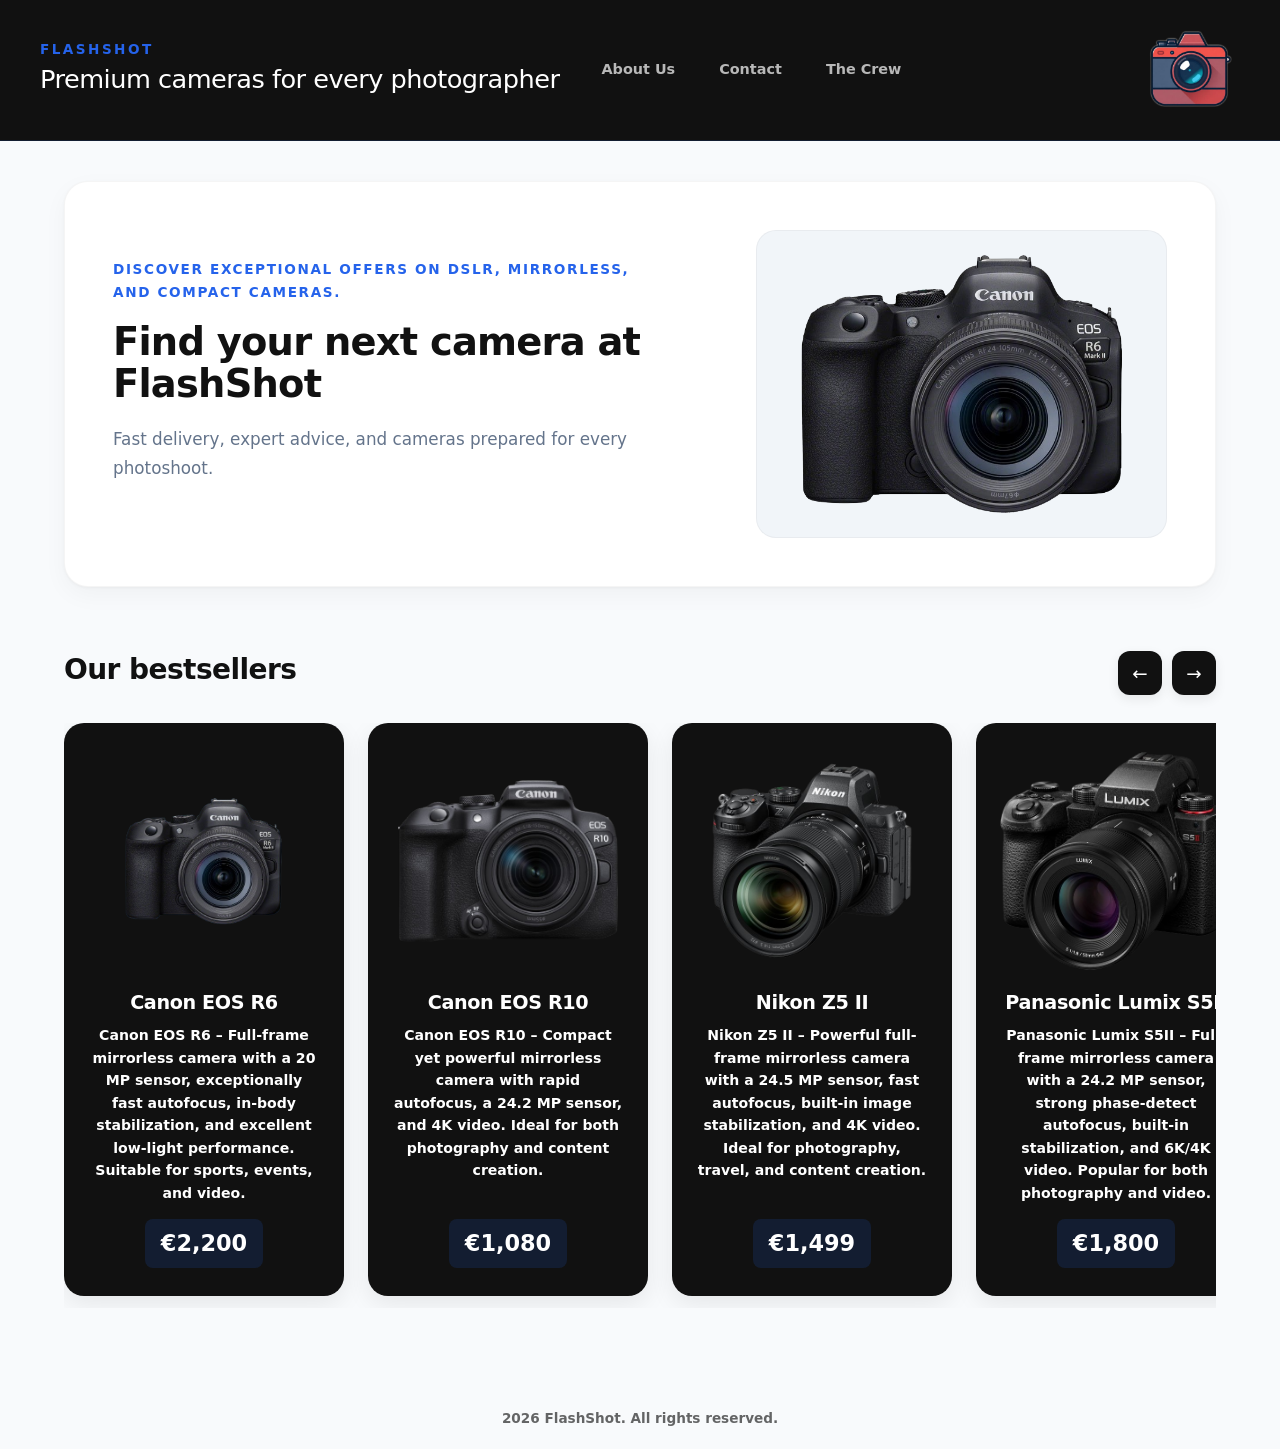
<file: index.html>
<!DOCTYPE html>
<html lang="nl">
<head>
    <style>
        @keyframes move {
            0% {transform: translateY(20px);}
            50% {transform: translateY(0px);}
            100% {transform: translateY(20px);}
        }
        @keyframes change {
            0% {background-image: url(Img/cam.png);}
            20% {background-image: url(Img/Cam1.png);}
            40% {background-image: url(Img/Cam2.png);}
            60% {background-image: url(Img/Camera.png);}
            80% {background-image: url(Img/shopping.png);}
        }
        @keyframes movE {
            0% {transform: translateY(5px);}
            50% {transform: translateY(0px);}
            100% {transform: translateY(5px);}
        }
    </style>
    <meta charset="UTF-8">
    <meta name="viewport" content="width=device-width, initial-scale=1.0">
    <title>FlashShot Camera Shop</title>
    <link href="https://cdn.jsdelivr.net/npm/bootstrap@5.3.8/dist/css/bootstrap.min.css" rel="stylesheet">
    <link rel="stylesheet" href="layout.css">
</head>
<body>
    <header class="site-header">
        <div class="header-content container-fluid px-0">
            <div class="brand-info">
                <p class="eyebrow">FlashShot</p>
                <h1>Premium cameras for every photographer</h1>
            </div>
            <nav class="HeaderTab nav" aria-label="Main navigation">
                <a class="Support nav-link" href="AboutUs.html"><b>About Us</b></a>
                <a class="Support nav-link" href="Contact.html"><b>Contact</b></a>
                <a class="Support nav-link" href="Crew.html"><b>The Crew</b></a>
            </nav>
            <div class="logo">
                <img class="img-fluid" src="Img/Camera.png" alt="FlashShot logo">
            </div>
        </div>
    </header>

    <main class="container-fluid">
        <section class="hero">
            <div class="row gx-5 gy-5 align-items-center">
                <div class="col-7 hero-text">
                    <p class="subtitle">Discover exceptional offers on DSLR, mirrorless, and compact cameras.</p>
                    <h2>Find your next camera at FlashShot</h2>
                    <p>Fast delivery, expert advice, and cameras prepared for every photoshoot.</p>
                </div>
                <div class="col-5">
                    <div class="hero-image">
                        <a class="hero-image-link" href="Camera4.html">
                            <img class="Pictures img-fluid" src="Img/Camera.png" alt="FlashShot camera">
                        </a>
                    </div>
                </div>
            </div>
        </section>

        <section id="products" class="products">
            <div class="products-header d-flex align-items-center justify-content-between">
                <h3>Our bestsellers</h3>
                <div class="product-nav">
                    <button class="scroll-btn btn scroll-left" type="button" aria-label="Scroll left">&#8592;</button>
                    <button class="scroll-btn btn scroll-right" type="button" aria-label="Scroll right">&#8594;</button>
                </div>
            </div>
            <div class="product-grid">
                <article class="product-card card border-0">
                   <a href="Camera4.html"><img class="img-fluid" src="Img/Canon EOS R6.png" alt=""></a>
                    <h4>Canon EOS R6</h4>
                    <p><b>Canon EOS R6 – Full-frame mirrorless camera with a 20 MP sensor, exceptionally fast autofocus, in-body stabilization, and excellent low-light performance. Suitable for sports, events, and video.</b></p>
                    <span class="price">€2,200</span>
                </article>
                <article class="product-card card border-0">
                    <a href="Camera3.html"><img class="img-fluid" src="Img/Canon EOS R10.jpg" alt=""></a>
                    <h4>Canon EOS R10</h4>
                    <p><b>Canon EOS R10 – Compact yet powerful mirrorless camera with rapid autofocus, a 24.2 MP sensor, and 4K video. Ideal for both photography and content creation.</b></p>
                    <span class="price">€1,080</span>
                </article>
                <article class="product-card card border-0">
                    <a href="Camera2.Html"><img class="img-fluid" src="Img/Nikon.png" alt=""></a>
                    <h4>Nikon Z5 II</h4>
                    <p><b>Nikon Z5 II – Powerful full-frame mirrorless camera with a 24.5 MP sensor, fast autofocus, built-in image stabilization, and 4K video. Ideal for photography, travel, and content creation.</b></p>
                    <span class="price">€1,499</span>
                </article>
                <article class="product-card card border-0">
                    <a href="camera1.html"><img class="img-fluid" src="Img/Lumix.png" alt=""></a>
                    <h4>Panasonic Lumix S5II</h4>
                    <p><b>Panasonic Lumix S5II – Full-frame mirrorless camera with a 24.2 MP sensor, strong phase-detect autofocus, built-in stabilization, and 6K/4K video. Popular for both photography and video.</b></p>
                    <span class="price">€1,800</span>
                </article>
                <article class="product-card card border-0">
                    <a href="Camera5.Html"><img class="img-fluid" src="Img/Nikonn.png" alt="Nikon P1100"></a>
                    <h4>Nikon P1100</h4>
                    <p><b>Nikon P1100 – A superzoom bridge camera with an extraordinary 125x optical zoom, perfect for wildlife, birdwatching, and distant landscapes.</b></p>
                    <span class="price">€799</span>
                </article>
            </div>
        </section>
    </main>

    <script>
        document.addEventListener('DOMContentLoaded', () => {
            // ── Product grid: smooth slide scrolling ──
            document.querySelectorAll('.products').forEach((section) => {
                const grid = section.querySelector('.product-grid');
                if (!grid) return;

                const cards = Array.from(grid.children);
                if (cards.length < 2) return;

                const total = cards.length;
                let index = 0;
                let busy = false;
                let wheelTimer = null;

                grid.style.scrollBehavior = 'smooth';

                const step = () => {
                    const w = cards[0].offsetWidth;
                    const g = parseFloat(getComputedStyle(grid).columnGap) || 24;
                    return w + g;
                };

                const slide = (next) => {
                    if (busy) return;
                    busy = true;

                    if (next < 0) next = total - 1;
                    if (next >= total) next = 0;
                    index = next;

                    grid.scrollLeft = step() * index;

                    setTimeout(() => { busy = false; }, 0);
                };

                section.querySelectorAll('.scroll-btn').forEach((btn) => {
                    btn.addEventListener('click', () => {
                        slide(index + (btn.classList.contains('scroll-right') ? 1 : -1));
                    });
                });

                grid.addEventListener('wheel', (e) => {
                    e.preventDefault();
                    if (busy || wheelTimer) return;
                    wheelTimer = setTimeout(() => { wheelTimer = null; }, 220);
                    slide(index + (e.deltaY > 0 ? 1 : -1));
                }, { passive: false });

                grid.scrollLeft = 0;
            });

            // ── Hero image slideshow ──
            const picture = document.querySelector('.Pictures');
            const heroLink = document.querySelector('.hero-image-link');
            if (picture && heroLink) {
                const slides = [
                    { src: 'Img/Canon.png', href: 'Camera4.html' },
                    { src: 'Img/Lumix.png', href: 'camera1.html' },
                    { src: 'Img/Nikon.png', href: 'Camera2.Html' },
                    { src: 'Img/Canon EOS R10.jpg', href: 'Camera3.html' },
                    { src: 'Img/Nikonn.png', href: 'Camera5.Html'}
                ];
                let index = 0;

                const showSlide = (nextIndex) => {
                    index = nextIndex;
                    picture.style.opacity = '0';
                    window.setTimeout(() => {
                        picture.src = slides[index].src;
                        heroLink.href = slides[index].href;
                        picture.style.opacity = '1';
                    }, 180);
                };

                setInterval(() => {
                    showSlide((index + 1) % slides.length);
                }, 2500);

                showSlide(0);
            }
        });
    </script>
    <footer><b>2026 FlashShot. All rights reserved.</b></footer>
    <script src="https://cdn.jsdelivr.net/npm/bootstrap@5.3.8/dist/js/bootstrap.bundle.min.js"></script>
</body>
</html>
</file>
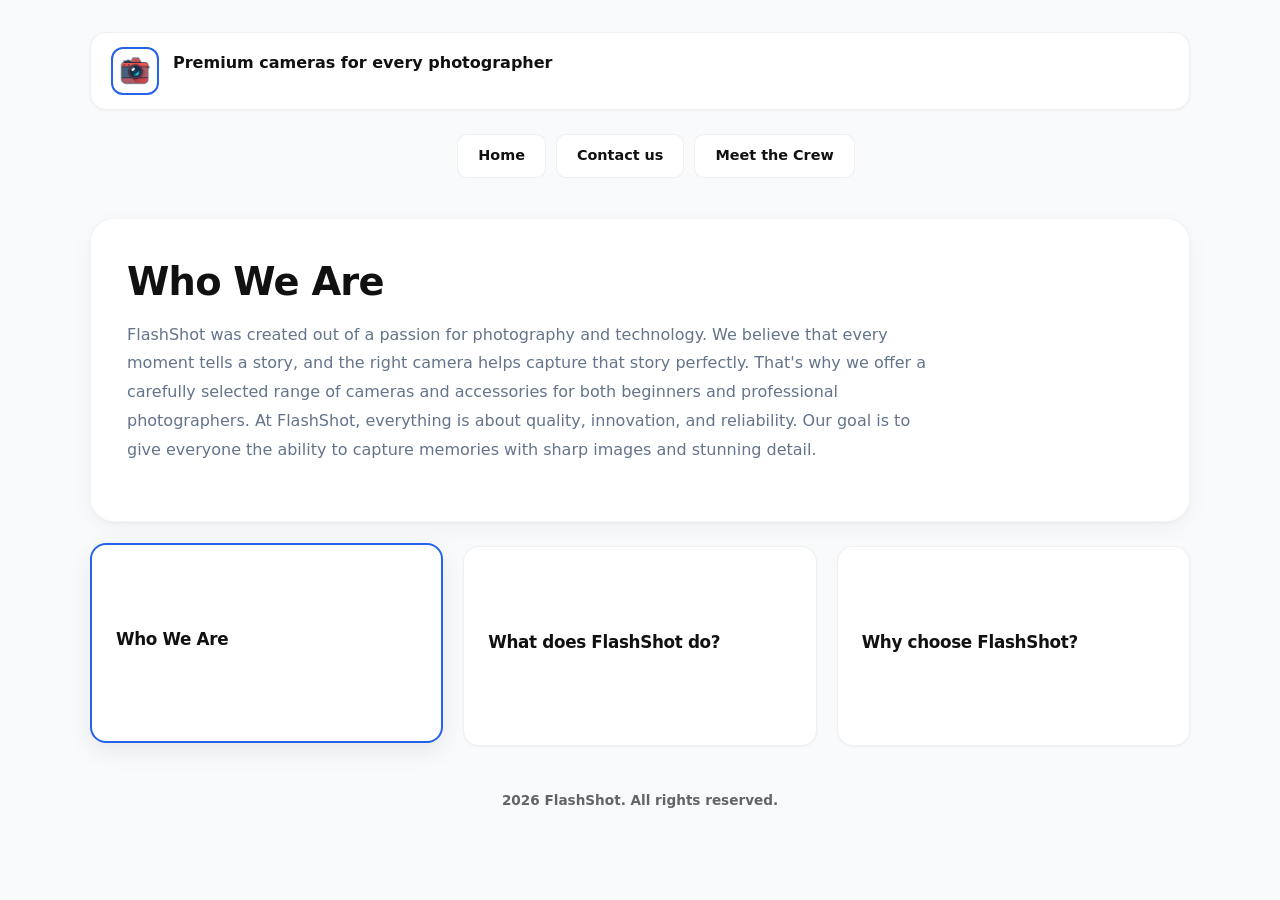
<file: AboutUs.html>
<!DOCTYPE html>
<html lang="en">
<head>
    <style>
        @keyframes Movee {
            0% {
                transform: translateX(1000px);
                opacity: 0;
            }
            100% {
                transform: translateX(0px);
                opacity: 1;
            }
        }

        .Home {
            animation: Movee 0.5s ease-in-out;
        }
        .Contact {
            animation: Movee 0.8s ease-in-out;
        }
        .Crew {
            animation: Movee 1s ease-in-out;
        }

        .Column1, .Column2, .Column3 {
            animation: Movee 0.6s ease-in-out;
        }

        .Column1 {
            animation-delay: 0.1s;
        }
        .Column2 {
            animation-delay: 0.25s;
        }
        .Column3 {
            animation-delay: 0.4s;
        }
    </style>
    <meta charset="UTF-8">
    <meta name="viewport" content="width=device-width, initial-scale=1.0">
    <title>About Us — FlashShot</title>
    <link href="https://cdn.jsdelivr.net/npm/bootstrap@5.3.8/dist/css/bootstrap.min.css" rel="stylesheet">
    <link rel="stylesheet" href="layout.css">
</head>
<body class="AboutUs">
    <div class="Flash">
        <a href="index.html"><img src="Img/Camera.png" alt="Ventus camera illustration"></a>
        <p><b>Premium cameras for every photographer</b></p>
    </div>

    <div class="Navbar">
        <ul class="Nav">
            <li><a class="Home" href="index.html"><b>Home</b></a></li>
            <li><a class="Contact" href="Contact.html"><b>Contact us</b></a></li>
            <li><a class="Crew" href="Crew.html"><b>Meet the Crew</b></a></li>
        </ul>
    </div>

    <div class="AboutHero">
        <div class="AboutText">
            <h1 class="hero-title"><b>About FlashShot</b></h1>
            <p class="hero-text"><b>At FlashShot, we are more than just a camera store — we are a team of photography enthusiasts dedicated to helping you see the world differently. Whether you're capturing your first photo or producing professional work, we provide the tools you need to bring your vision to life. We carefully select every product in our collection to ensure top performance, reliability, and value. From compact cameras to advanced gear, FlashShot is here to support your creative journey every step of the way. Our mission is simple: to make high-quality photography accessible to everyone and inspire people to capture the beauty in everyday moments.</b></p>
        </div>
    </div>

    <div class="Main">
        <button class="small-card active" type="button" data-title="Who We Are" data-text="FlashShot was created out of a passion for photography and technology. We believe that every moment tells a story, and the right camera helps capture that story perfectly. That's why we offer a carefully selected range of cameras and accessories for both beginners and professional photographers. At FlashShot, everything is about quality, innovation, and reliability. Our goal is to give everyone the ability to capture memories with sharp images and stunning detail.">
            <div class="cycle-header">
                <h3>Who We Are</h3>
                <div class="cycle-bar"><span class="cycle-bar-fill"></span></div>
            </div>
        </button>
        <button class="small-card next" type="button" data-title="What does FlashShot do?" data-text="FlashShot specializes in providing high-quality cameras and photography gear for every type of creator. We help people capture life's moments with clarity, precision, and style — whether it's for personal memories, creative projects, or professional work. We don't just sell cameras. We help you choose the right equipment, from beginner-friendly models to advanced professional setups, along with essential accessories that improve your shooting experience. At FlashShot, we focus on making photography simple, accessible, and powerful for everyone who wants to tell their story through images.">
            <div class="cycle-header">
                <h3>What does FlashShot do?</h3>
                <div class="cycle-bar"><span class="cycle-bar-fill"></span></div>
            </div>
        </button>
        <button class="small-card waiting" type="button" data-title="Why choose FlashShot?" data-text="FlashShot means choosing quality, reliability, and passion for photography. We understand that the right camera makes all the difference, which is why we carefully select products that meet the highest standards. Whether you're just starting out or already a professional photographer, we make it easy to find the perfect gear for your needs. Our focus is not only on great products, but also on helping you make the right choice with confidence. With FlashShot, you get more than just equipment — you get a trusted partner in your creative journey.">
            <div class="cycle-header">
                <h3>Why choose FlashShot?</h3>
                <div class="cycle-bar"><span class="cycle-bar-fill"></span></div>
            </div>
        </button>
    </div>

    <script>
        const smallCards = Array.from(document.querySelectorAll('.small-card'));
        const heroTitle = document.querySelector('.hero-title');
        const heroText = document.querySelector('.hero-text');
        let activeCardIndex = 0;

        function updateHero(index) {
            activeCardIndex = index;
            smallCards.forEach((card, cardIndex) => {
                const isActive = cardIndex === index;
                const isNext = cardIndex === (index + 1) % smallCards.length;
                card.classList.toggle('active', isActive);
                card.classList.toggle('next', isNext);
                card.classList.toggle('waiting', !isActive && !isNext);
                card.classList.toggle('hidden', !(isActive || isNext))
            });

            const activeCard = smallCards[index];
            heroTitle.textContent = activeCard.dataset.title;
            heroText.textContent = activeCard.dataset.text;
        }

        smallCards.forEach((card, index) => {
            card.addEventListener('click', () => updateHero(index));
        });

        updateHero(0);
    </script>
    <footer><b>2026 FlashShot. All rights reserved.</b></footer>
    <script src="https://cdn.jsdelivr.net/npm/bootstrap@5.3.8/dist/js/bootstrap.bundle.min.js"></script>
</body>
</html>
</file>
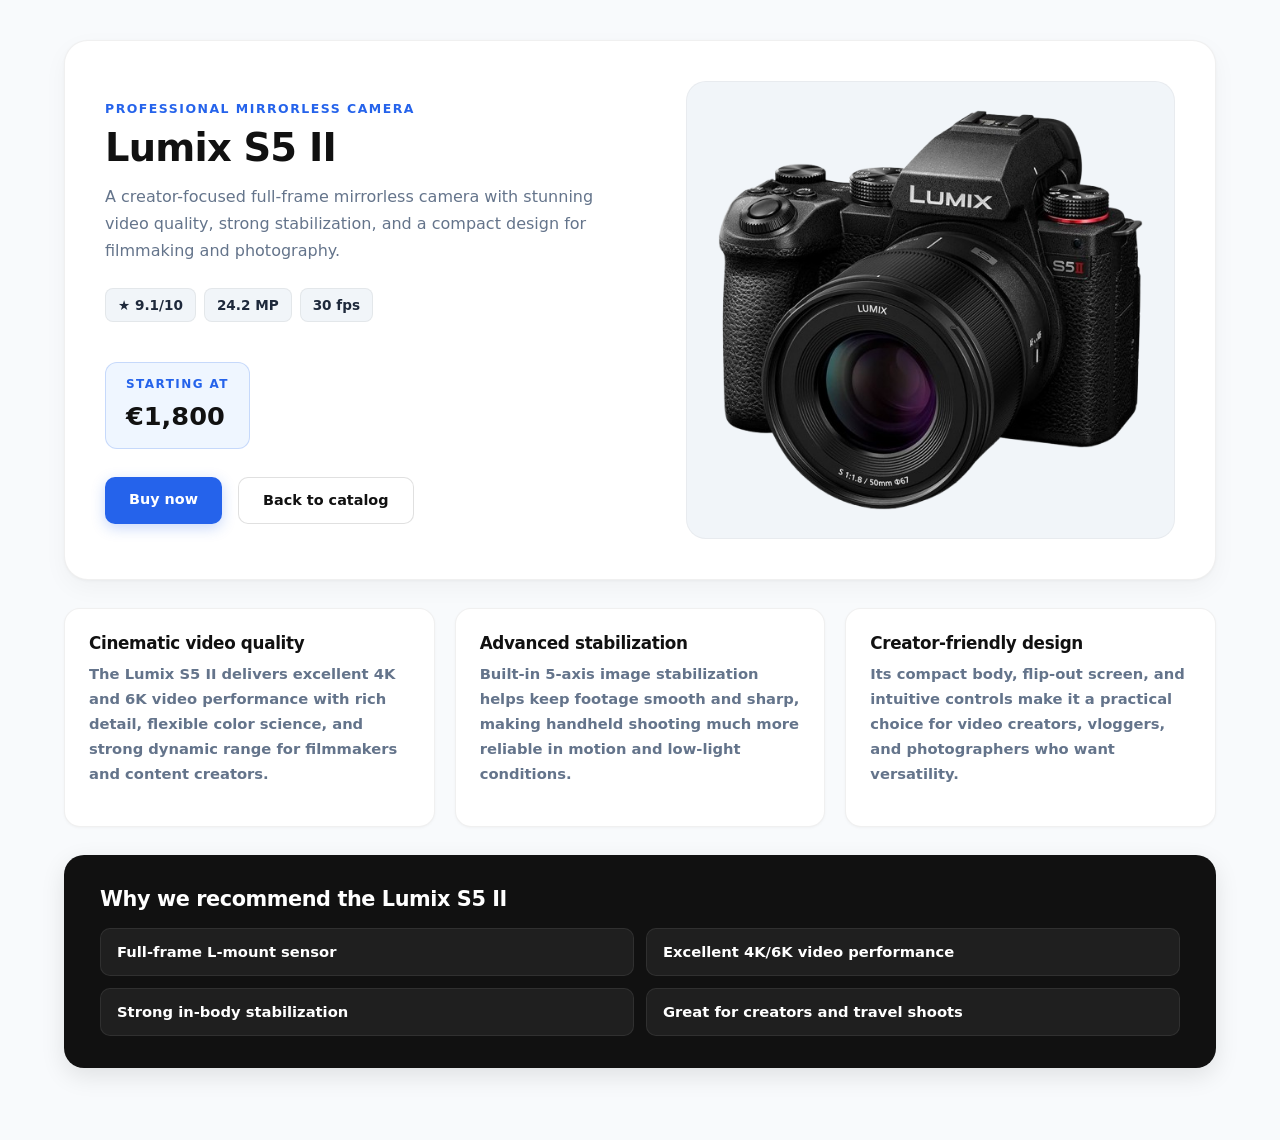
<file: camera1.html>
<!DOCTYPE html>
<html lang="en">
<head>
    <meta charset="UTF-8">
    <meta name="viewport" content="width=device-width, initial-scale=1.0">
    <title>Lumix S5 II — FlashShot</title>
    <link href="https://cdn.jsdelivr.net/npm/bootstrap@5.3.8/dist/css/bootstrap.min.css" rel="stylesheet">
    <link rel="stylesheet" href="layout.css">
</head>
<body class="Prod">
    <div class="product-shell">
        <section class="product-hero">
            <div class="product-copy">
                <p class="eyebrow">Professional Mirrorless Camera</p>
                <h1>Lumix S5 II</h1>
                <p class="lead">A creator-focused full-frame mirrorless camera with stunning video quality, strong stabilization, and a compact design for filmmaking and photography.</p>

                <div class="rating-row">
                    <span>★ 9.1/10</span>
                    <span>24.2 MP</span>
                    <span>30 fps</span>
                </div>

                <div class="price-block">
                    <span class="price-label">Starting at</span>
                    <div class="price">€1,800</div>
                </div>

                <div class="action-row">
                    <a class="button primary" href="Contact.html">Buy now</a>
                    <a class="button secondary" href="index.html">Back to catalog</a>
                </div>
            </div>

            <div class="product-visual">
                <div class="image-card">
                    <img src="Img/Lumix.png" alt="Lumix S5 II camera">
                </div>
            </div>
        </section>

        <section class="product-grid">
            <article class="info-card">
                <h3><b>Cinematic video quality</b></h3>
                <p><b>The Lumix S5 II delivers excellent 4K and 6K video performance with rich detail, flexible color science, and strong dynamic range for filmmakers and content creators.</b></p>
            </article>
            <article class="info-card">
                <h3><b>Advanced stabilization</b></h3>
                <p><b>Built-in 5-axis image stabilization helps keep footage smooth and sharp, making handheld shooting much more reliable in motion and low-light conditions.</b></p>
            </article>
            <article class="info-card">
                <h3><b>Creator-friendly design</b></h3>
                <p><b>Its compact body, flip-out screen, and intuitive controls make it a practical choice for video creators, vloggers, and photographers who want versatility.</b></p>
            </article>
        </section>

        <section class="spec-panel">
            <h2><b>Why we recommend the Lumix S5 II</b></h2>
            <ul class="spec-list">
                <li><b>Full-frame L-mount sensor</b></li>
                <li><b>Excellent 4K/6K video performance</b></li>
                <li><b>Strong in-body stabilization</b></li>
                <li><b>Great for creators and travel shoots</b></li>
            </ul>
        </section>
    </div>
    <script src="https://cdn.jsdelivr.net/npm/bootstrap@5.3.8/dist/js/bootstrap.bundle.min.js"></script>
</body>
</html>
</file>
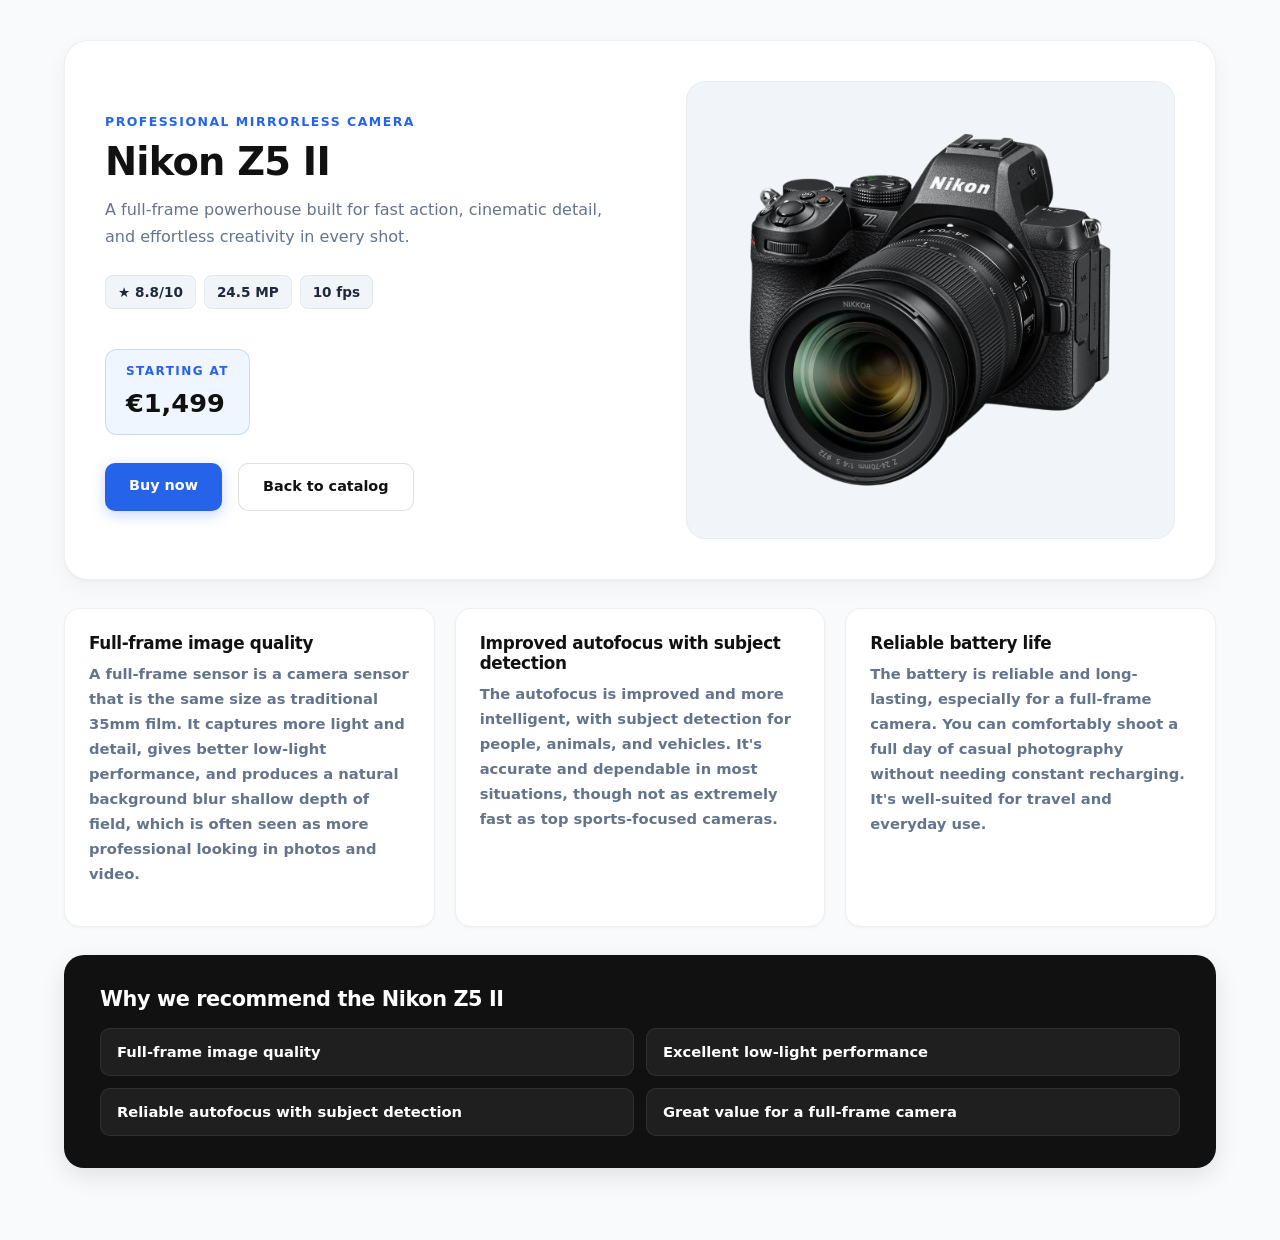
<file: Camera2.Html>
<!DOCTYPE html>
<html lang="en">
<head>
    <meta charset="UTF-8">
    <meta name="viewport" content="width=device-width, initial-scale=1.0">
    <title>Nikon Z5II</title>
    <link href="https://cdn.jsdelivr.net/npm/bootstrap@5.3.8/dist/css/bootstrap.min.css" rel="stylesheet">
    <link rel="stylesheet" href="layout.css">
</head>
<body class="Prod">
    <div class="product-shell">
        <section class="product-hero">
            <div class="product-copy">
                <p class="eyebrow">Professional Mirrorless Camera</p>
                <h1>Nikon Z5 II</h1>
                <p class="lead">A full-frame powerhouse built for fast action, cinematic detail, and effortless creativity in every shot.</p>

                <div class="rating-row">
                    <span>★ 8.8/10</span>
                    <span>24.5 MP</span>
                    <span>10 fps</span>
                </div>

                <div class="price-block">
                    <span class="price-label">Starting at</span>
                    <div class="price">€1,499</div>
                </div>

                <div class="action-row">
                    <a class="button primary" href="Contact.html">Buy now</a>
                    <a class="button secondary" href="index.html">Back to catalog</a>
                </div>
            </div>

            <div class="product-visual">
                <div class="image-card">
                    <img src="Img/Nikon.png" alt="Nikon Z5 II camera">
                </div>
            </div>
        </section>

        <section class="product-grid">
            <article class="info-card">
                <h3><b>Full-frame image quality</b></h3>
                <p><b>A full-frame sensor is a camera sensor that is the same size as traditional 35mm film. It captures more light and detail, gives better low-light performance, and produces a natural background blur shallow depth of field, which is often seen as more professional looking in photos and video.</b></p>
            </article>
            <article class="info-card">
                <h3><b>Improved autofocus with subject detection</b></h3>
                <p><b>The autofocus is improved and more intelligent, with subject detection for people, animals, and vehicles. It's accurate and dependable in most situations, though not as extremely fast as top sports-focused cameras.</b></p>
            </article>
            <article class="info-card">
                <h3><b>Reliable battery life</b></h3>
                <p><b>The battery is reliable and long-lasting, especially for a full-frame camera. You can comfortably shoot a full day of casual photography without needing constant recharging. It's well-suited for travel and everyday use.</b></p>
            </article>
        </section>

        <section class="spec-panel">
            <h2><b>Why we recommend the Nikon Z5 II</b></h2>
            <ul class="spec-list">
                <li><b>Full-frame image quality</b></li>
                <li><b>Excellent low-light performance</b></li>
                <li><b>Reliable autofocus with subject detection</b></li>
                <li><b>Great value for a full-frame camera</b></li>
            </ul>
        </section>
    </div>
    <script src="https://cdn.jsdelivr.net/npm/bootstrap@5.3.8/dist/js/bootstrap.bundle.min.js"></script>
</body>
</html>
</file>
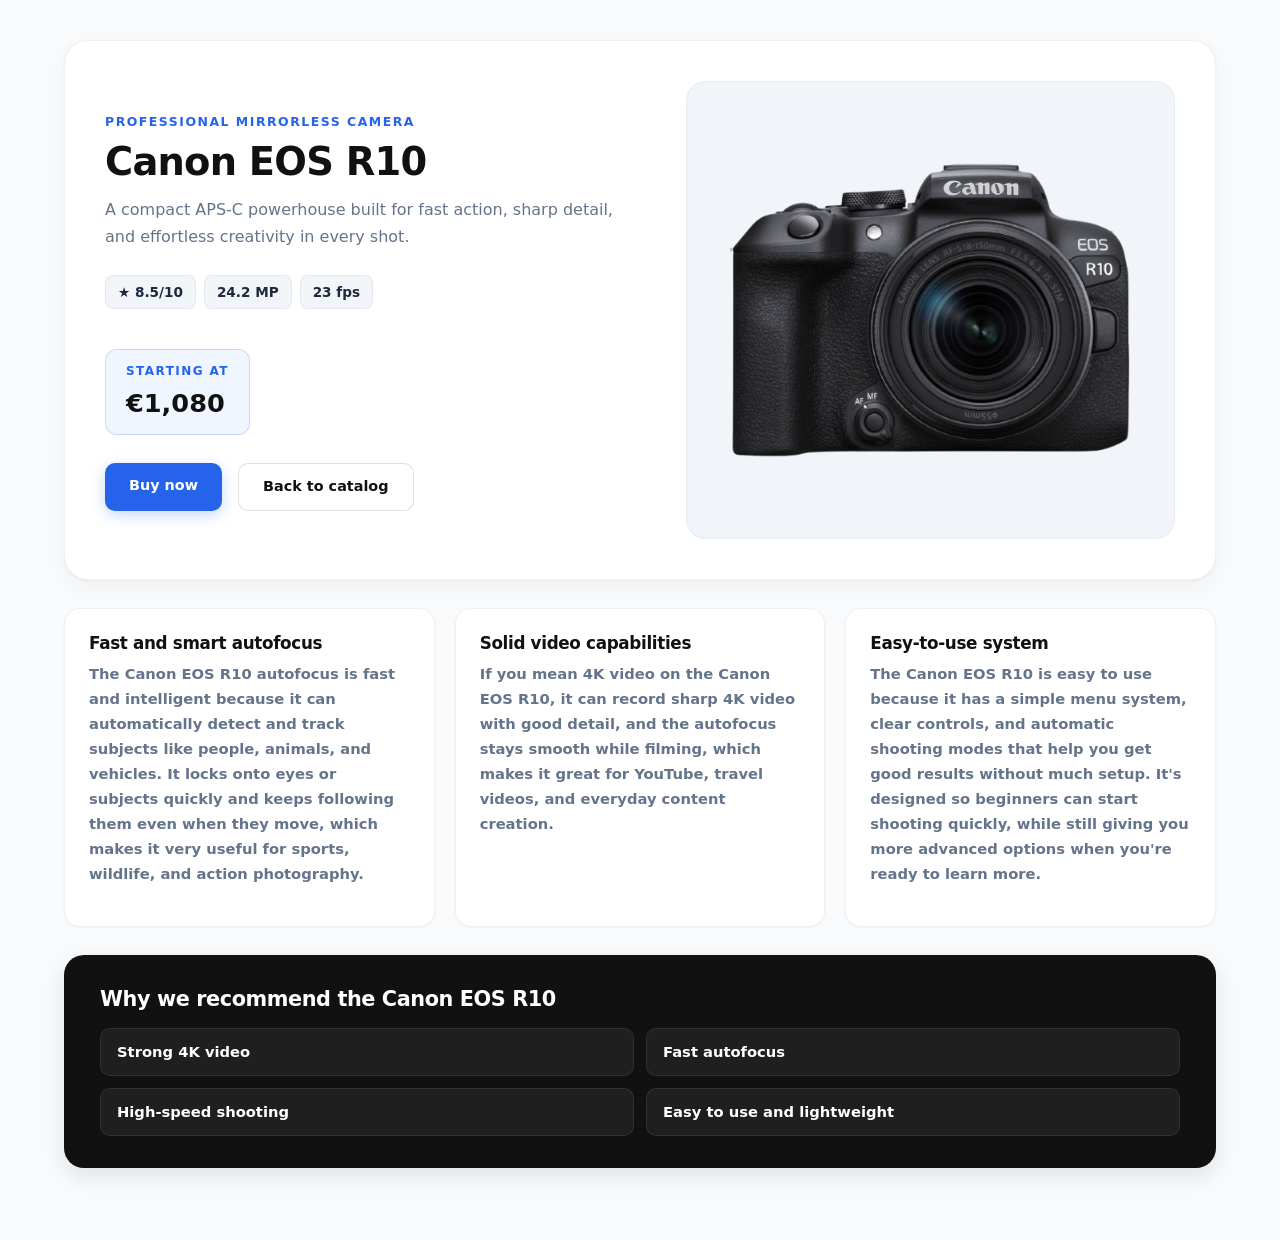
<file: Camera3.html>
<!DOCTYPE html>
<html lang="en">
<head>
    <meta charset="UTF-8">
    <meta name="viewport" content="width=device-width, initial-scale=1.0">
    <title>Canon EOS R10</title>
    <link href="https://cdn.jsdelivr.net/npm/bootstrap@5.3.8/dist/css/bootstrap.min.css" rel="stylesheet">
    <link rel="stylesheet" href="layout.css">
</head>
<body class="ProductPage">
    <div class="product-shell">
        <section class="product-hero">
            <div class="product-copy">
                <p class="eyebrow">Professional Mirrorless Camera</p>
                <h1>Canon EOS R10</h1>
                <p class="lead">A compact APS-C powerhouse built for fast action, sharp detail, and effortless creativity in every shot.</p>

                <div class="rating-row">
                    <span>★ 8.5/10</span>
                    <span>24.2 MP</span>
                    <span>23 fps</span>
                </div>

                <div class="price-block">
                    <span class="price-label">Starting at</span>
                    <div class="price">€1,080</div>
                </div>

                <div class="action-row">
                    <a class="button primary" href="Contact.html">Buy now</a>
                    <a class="button secondary" href="index.html">Back to catalog</a>
                </div>
            </div>

            <div class="product-visual">
                <div class="image-card">
                    <img src="Img/Canon EOS R10.jpg" alt="Canon EOS R10 camera">
                </div>
            </div>
        </section>

        <section class="product-grid">
            <article class="info-card">
                <h3><b>Fast and smart autofocus</b></h3>
                <p><b>The Canon EOS R10 autofocus is fast and intelligent because it can automatically detect and track subjects like people, animals, and vehicles. It locks onto eyes or subjects quickly and keeps following them even when they move, which makes it very useful for sports, wildlife, and action photography.</b></p>
            </article>
            <article class="info-card">
                <h3><b>Solid video capabilities</b></h3>
                <p><b>If you mean 4K video on the Canon EOS R10, it can record sharp 4K video with good detail, and the autofocus stays smooth while filming, which makes it great for YouTube, travel videos, and everyday content creation.</b></p>
            </article>
            <article class="info-card">
                <h3><b>Easy-to-use system</b></h3>
                <p><b>The Canon EOS R10 is easy to use because it has a simple menu system, clear controls, and automatic shooting modes that help you get good results without much setup. It's designed so beginners can start shooting quickly, while still giving you more advanced options when you're ready to learn more.
</b></p>
            </article>
        </section>

        <section class="spec-panel">
            <h2><b>Why we recommend the Canon EOS R10</b></h2>
            <ul class="spec-list">
                <li><b>Strong 4K video</b></li>
                <li><b>Fast autofocus</b></li>
                <li><b>High-speed shooting</b></li>
                <li><b>Easy to use and lightweight</b></li>
            </ul>
        </section>
    </div>
    <script src="https://cdn.jsdelivr.net/npm/bootstrap@5.3.8/dist/js/bootstrap.bundle.min.js"></script>
</body>
</html>
</file>
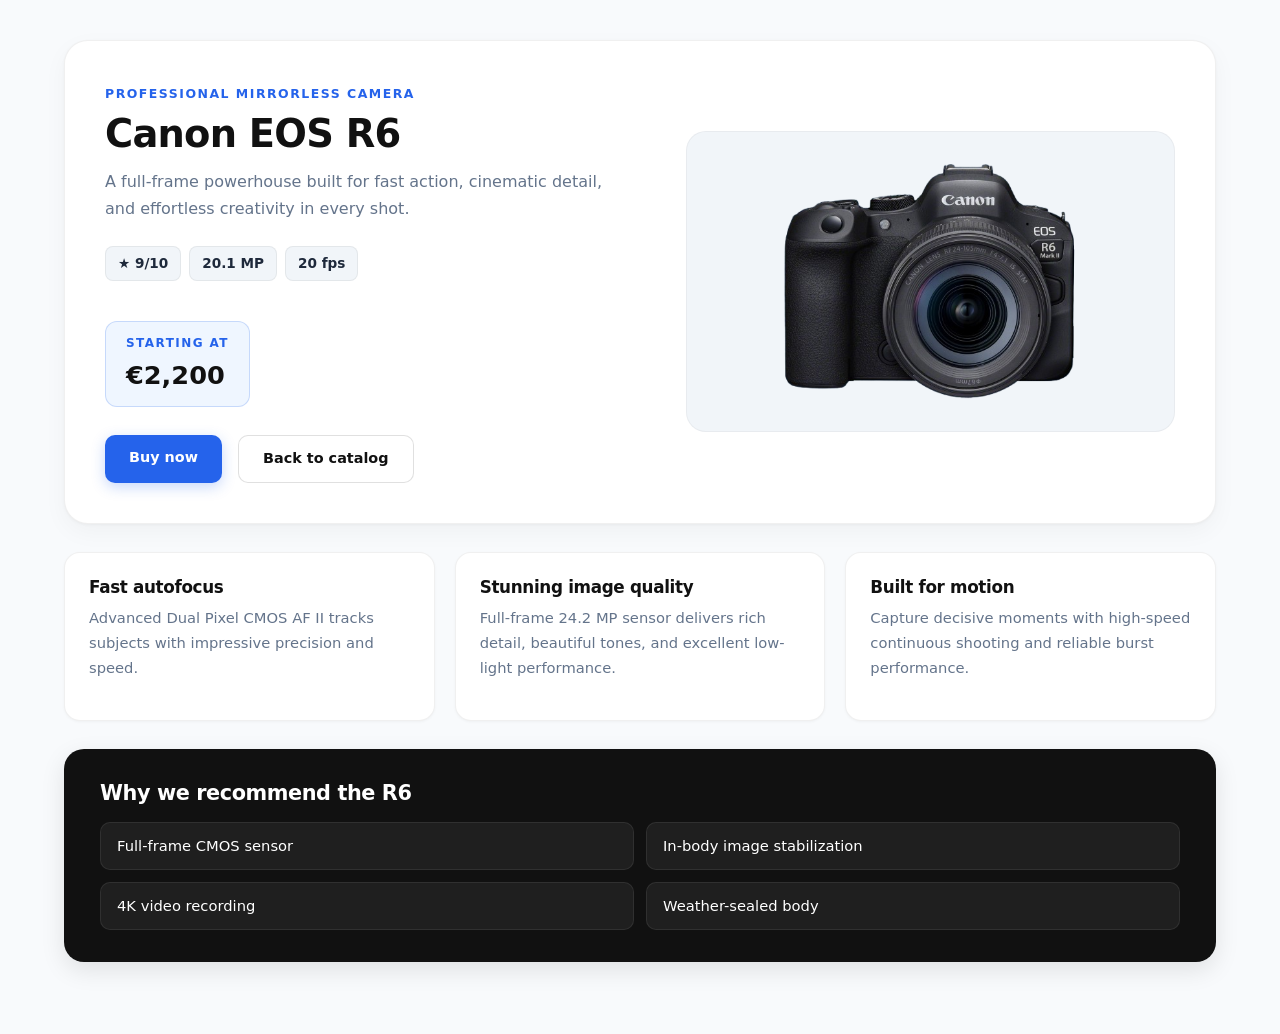
<file: Camera4.html>
<!DOCTYPE html>
<html lang="en">
<head>
    <meta charset="UTF-8">
    <meta name="viewport" content="width=device-width, initial-scale=1.0">
    <title>Canon EOS R6</title>
    <link href="https://cdn.jsdelivr.net/npm/bootstrap@5.3.8/dist/css/bootstrap.min.css" rel="stylesheet">
    <link rel="stylesheet" href="layout.css">
</head>
<body class="Prod">
    <div class="product-shell">
        <section class="product-hero">
            <div class="product-copy">
                <p class="eyebrow">Professional Mirrorless Camera</p>
                <h1>Canon EOS R6</h1>
                <p class="lead">A full-frame powerhouse built for fast action, cinematic detail, and effortless creativity in every shot.</p>

                <div class="rating-row">
                    <span>★ 9/10</span>
                    <span>20.1 MP</span>
                    <span>20 fps</span>
                </div>

                <div class="price-block">
                    <span class="price-label">Starting at</span>
                    <div class="price">€2,200</div>
                </div>

                <div class="action-row">
                    <a class="button primary" href="Contact.html">Buy now</a>
                    <a class="button secondary" href="index.html">Back to catalog</a>
                </div>
            </div>
            <div class="product-visual">
                <div class="image-card">
                    <img src="Img/Canon EOS R6.png" alt="Canon EOS R6 camera">
                </div>
            </div>
        </section>

        <section class="product-grid">
            <article class="info-card">
                <h3>Fast autofocus</h3>
                <p>Advanced Dual Pixel CMOS AF II tracks subjects with impressive precision and speed.</p>
            </article>
            <article class="info-card">
                <h3>Stunning image quality</h3>
                <p>Full-frame 24.2 MP sensor delivers rich detail, beautiful tones, and excellent low-light performance.</p>
            </article>
            <article class="info-card">
                <h3>Built for motion</h3>
                <p>Capture decisive moments with high-speed continuous shooting and reliable burst performance.</p>
            </article>
        </section>

        <section class="spec-panel">
            <h2>Why we recommend the R6</h2>
            <ul class="spec-list">
                <li>Full-frame CMOS sensor</li>
                <li>In-body image stabilization</li>
                <li>4K video recording</li>
                <li>Weather-sealed body</li>
            </ul>
        </section>
    </div>
    <script src="https://cdn.jsdelivr.net/npm/bootstrap@5.3.8/dist/js/bootstrap.bundle.min.js"></script>
</body>
</html>
</file>
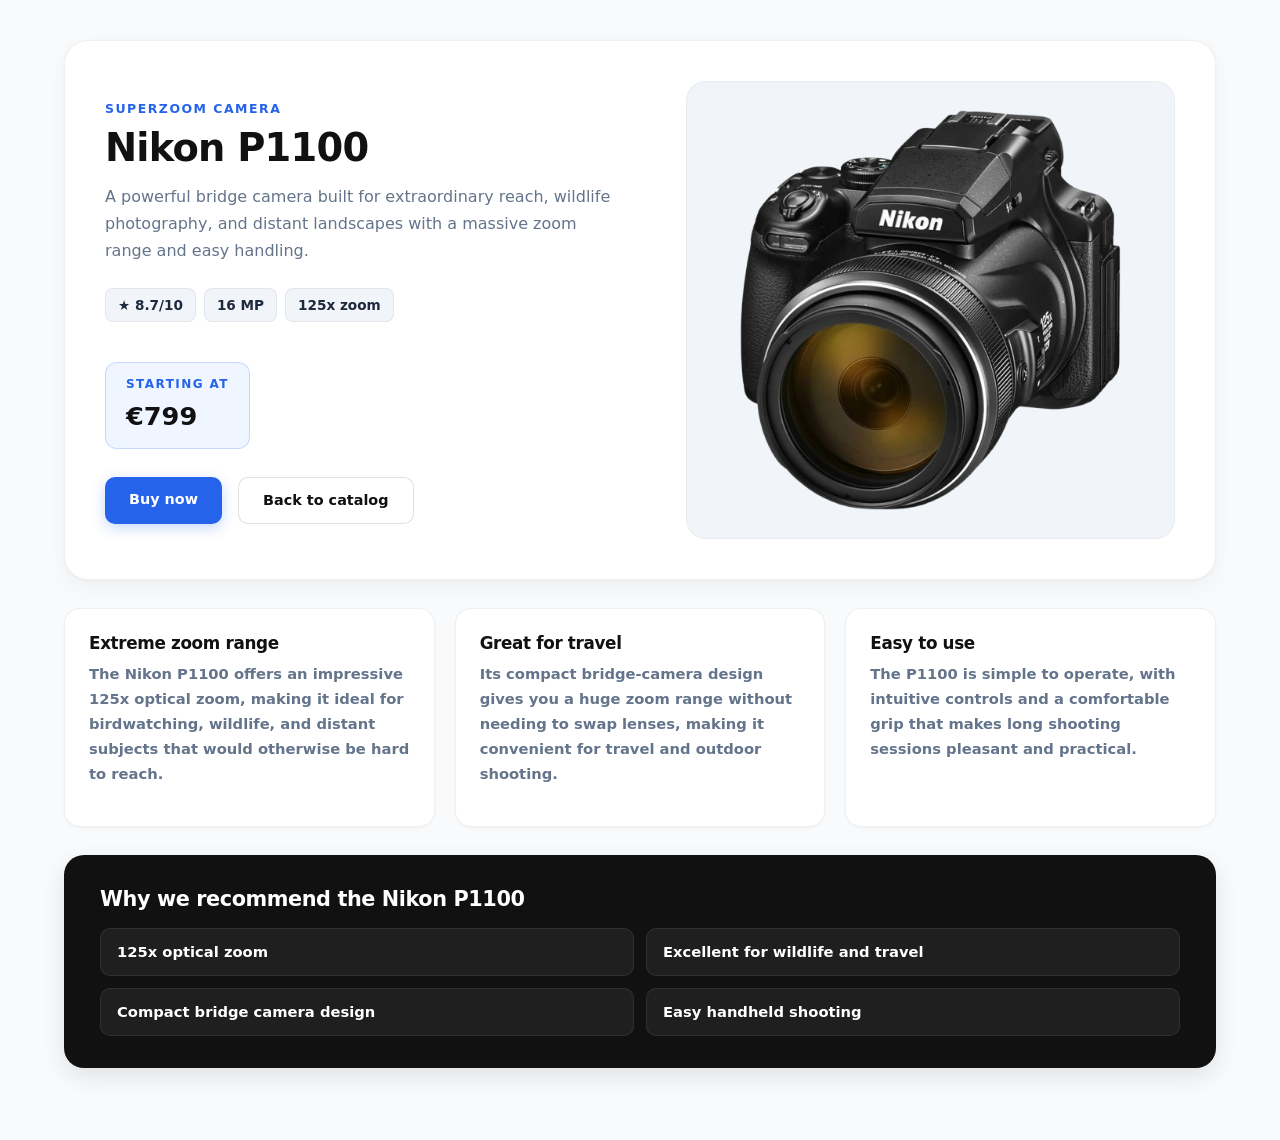
<file: Camera5.Html>
<!DOCTYPE html>
<html lang="en">
<head>
    <meta charset="UTF-8">
    <meta name="viewport" content="width=device-width, initial-scale=1.0">
    <title>Nikon P1100</title>
    <link href="https://cdn.jsdelivr.net/npm/bootstrap@5.3.8/dist/css/bootstrap.min.css" rel="stylesheet">
    <link rel="stylesheet" href="layout.css">
</head>
<body class="Prod">
    <div class="product-shell">
        <section class="product-hero">
            <div class="product-copy">
                <p class="eyebrow">Superzoom Camera</p>
                <h1>Nikon P1100</h1>
                <p class="lead">A powerful bridge camera built for extraordinary reach, wildlife photography, and distant landscapes with a massive zoom range and easy handling.</p>

                <div class="rating-row">
                    <span>★ 8.7/10</span>
                    <span>16 MP</span>
                    <span>125x zoom</span>
                </div>

                <div class="price-block">
                    <span class="price-label">Starting at</span>
                    <div class="price">€799</div>
                </div>

                <div class="action-row">
                    <a class="button primary" href="Contact.html">Buy now</a>
                    <a class="button secondary" href="index.html">Back to catalog</a>
                </div>
            </div>
            <div class="product-visual">
                <div class="image-card">
                    <img src="Img/Nikonn.png" alt="Nikon P1100 camera">
                </div>
            </div>
        </section>
        <section class="product-grid">
            <article class="info-card">
                <h3><b>Extreme zoom range</b></h3>
                <p><b>The Nikon P1100 offers an impressive 125x optical zoom, making it ideal for birdwatching, wildlife, and distant subjects that would otherwise be hard to reach.</b></p>
            </article>
            <article class="info-card">
                <h3><b>Great for travel</b></h3>
                <p><b>Its compact bridge-camera design gives you a huge zoom range without needing to swap lenses, making it convenient for travel and outdoor shooting.</b></p>
            </article>
            <article class="info-card">
                <h3><b>Easy to use</b></h3>
                <p><b>The P1100 is simple to operate, with intuitive controls and a comfortable grip that makes long shooting sessions pleasant and practical.</b></p>
            </article>
        </section>

        <section class="spec-panel">
            <h2><b>Why we recommend the Nikon P1100</b></h2>
            <ul class="spec-list">
                <li><b>125x optical zoom</b></li>
                <li><b>Excellent for wildlife and travel</b></li>
                <li><b>Compact bridge camera design</b></li>
                <li><b>Easy handheld shooting</b></li>
            </ul>
        </section>
    </div>
    <script src="https://cdn.jsdelivr.net/npm/bootstrap@5.3.8/dist/js/bootstrap.bundle.min.js"></script>
</body>
</html>
</file>
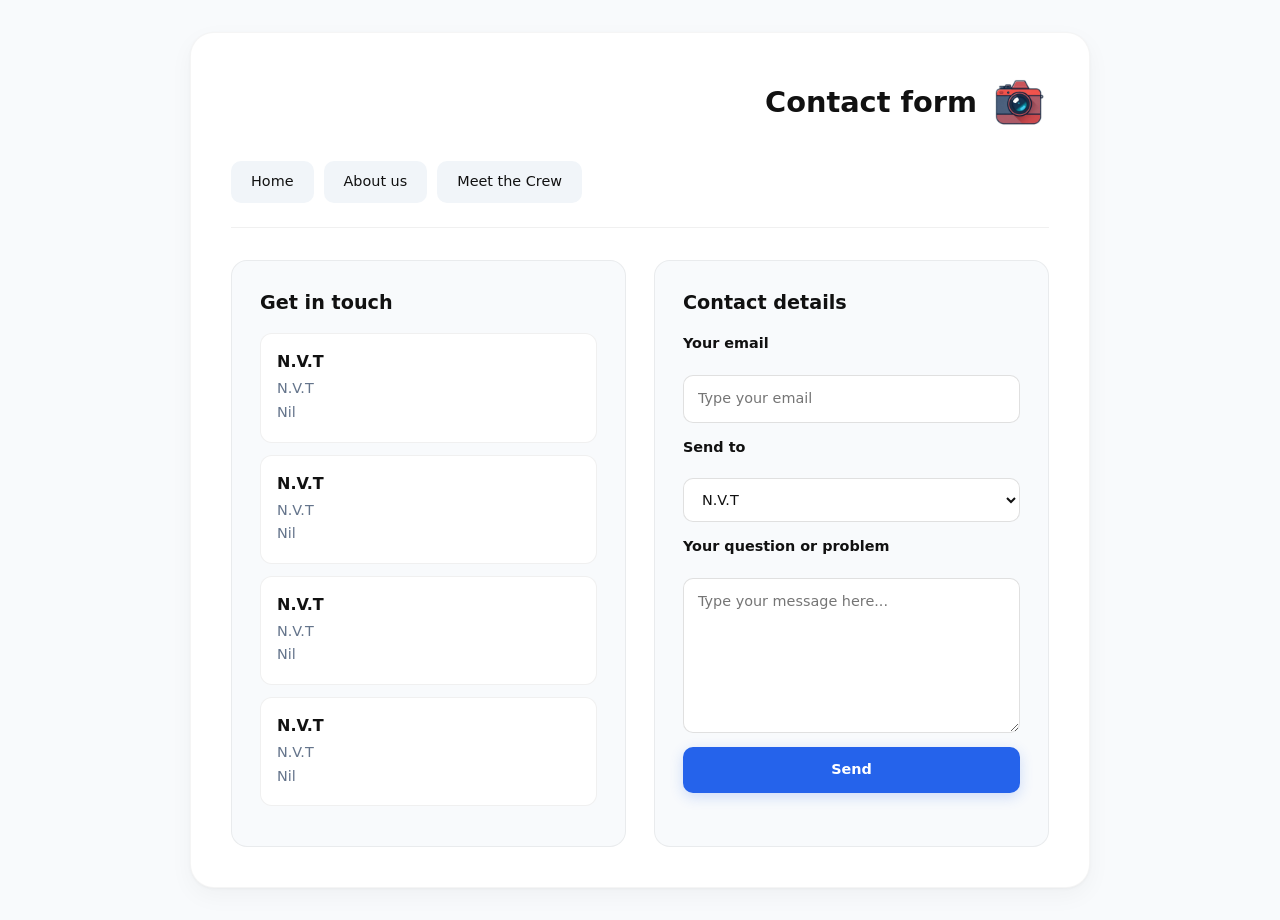
<file: Contact.html>
<!DOCTYPE html>
<html lang="en">
<head>
    <style>
        @keyframes Moving {
            0%{transform: translateX(1000px);
            opacity: 0;
        }
            100%{transform: translateX(0px);
            opacity: 1;
        }
        }
        @keyframes hov {
            0%{transform: translateY(-5px);}
            50%{transform: translateY(5px);}
            100%{transform: translateY(-5px);}
        }
    </style>
    <meta charset="UTF-8">
    <meta name="viewport" content="width=device-width, initial-scale=1.0">
    <title>Contact — FlashShot</title>
    <link href="https://cdn.jsdelivr.net/npm/bootstrap@5.3.8/dist/css/bootstrap.min.css" rel="stylesheet">
    <link rel="stylesheet" href="layout.css">
</head>
<body class="ContactUs">
    <div class="contact-page">
        <div class="contact-header">
            <div class="logo">
            </div>
            <div class="title">Contact form
                <a href="index.html"><img src="Img/Camera.png" alt=""></a>
            </div>
        </div>

        <div class="contact-nav">
            <div class="nav-item"><a href="index.html">Home</a></div>
            <div class="nav-item"><a href="AboutUs.html">About us</a></div>
            <div class="nav-item"><a href="Crew.html">Meet the Crew</a></div>
        </div>

        <div class="contact-content">
            <div class="contact-card">
                <div class="card-title"><b>Get in touch</b></div>
                <div class="contact-person-block">
                    <div class="person-name">N.V.T</div>
                    <div class="person-info">N.V.T</div>
                    <div class="person-info">Nil</div>
                </div>
                <div class="contact-person-block">
                    <div class="person-name">N.V.T</div>
                    <div class="person-info">N.V.T</div>
                    <div class="person-info">Nil</div>
                </div>
                <div class="contact-person-block">
                    <div class="person-name">N.V.T</div>
                    <div class="person-info">N.V.T</div>
                    <div class="person-info">Nil</div>
                </div>
                <div class="contact-person-block">
                    <div class="person-name">N.V.T</div>
                    <div class="person-info">N.V.T</div>
                    <div class="person-info">Nil</div>
                </div>
            </div>
            <div class="contact-card">
                <div class="card-title"><b>Contact details</b></div>
                <div class="contact-form">
                    <label class="person-label" for="contact-email">Your email</label>
                    <input id="contact-email" type="email" placeholder="Type your email">

                    <label class="person-label" for="recipient">Send to</label>
                    <select id="recipient">
                        <option value="Omar">N.V.T</option>
                        <option value="Ruben">N.V.T</option>
                        <option value="Musie">N.V.T</option>
                        <option value="Twan">N.V.T</option>
                    </select>

                    <label class="person-label" for="message">Your question or problem</label>
                    <textarea id="message" rows="6" placeholder="Type your message here..."></textarea>

                    <button type="button">Send</button>
                </div>
            </div>
        </div>
    </div>
    <script src="https://cdn.jsdelivr.net/npm/bootstrap@5.3.8/dist/js/bootstrap.bundle.min.js"></script>
</body>
</html>
</file>
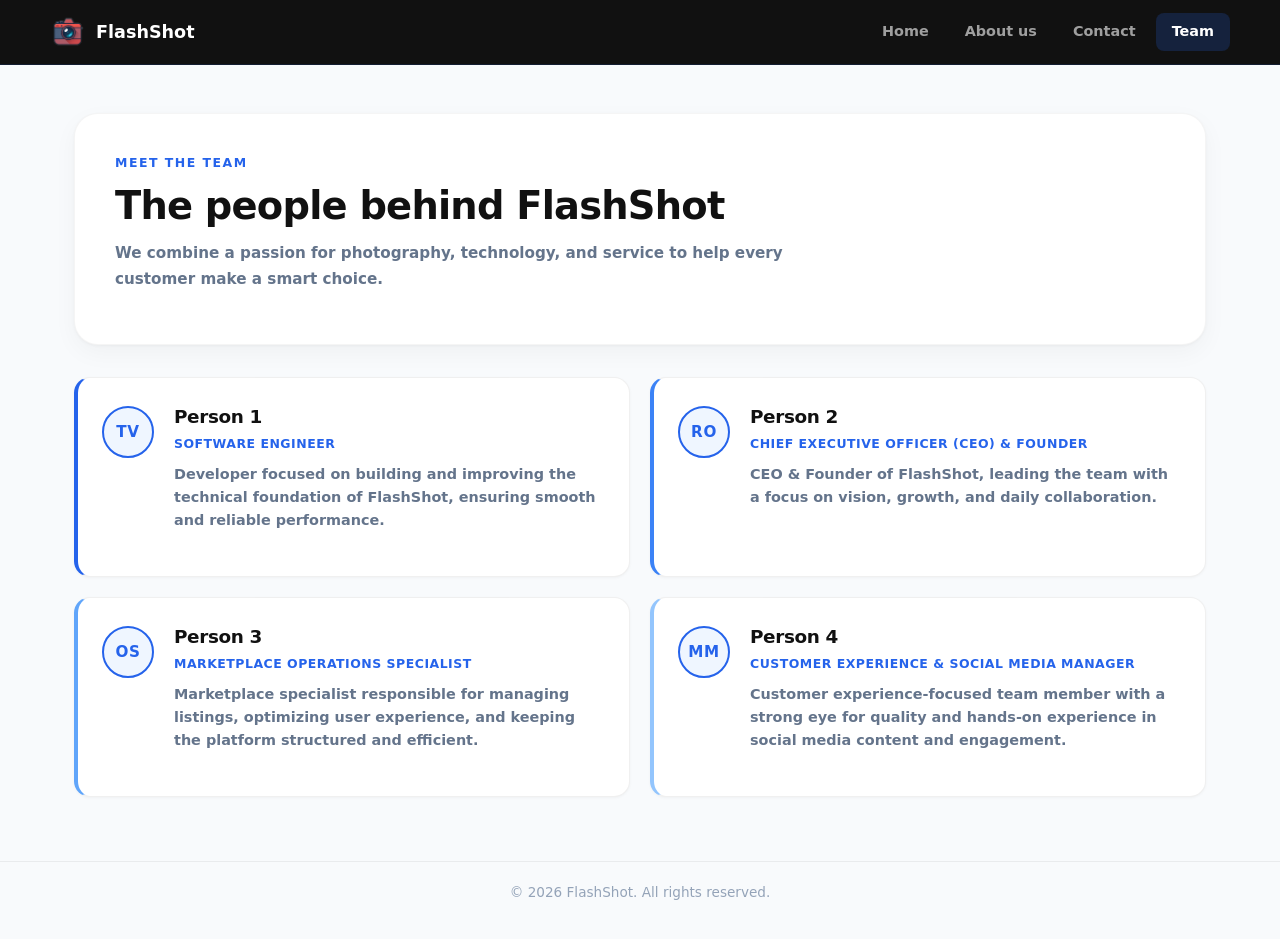
<file: Crew.html>
<!DOCTYPE html>
<html lang="en">
<head>
    <meta charset="UTF-8">
    <meta name="viewport" content="width=device-width, initial-scale=1.0">
    <title>Meet the Crew — FlashShot</title>
    <link href="https://cdn.jsdelivr.net/npm/bootstrap@5.3.8/dist/css/bootstrap.min.css" rel="stylesheet">
    <link rel="stylesheet" href="layout.css">
</head>
<body class="CrewPage">
    <div class="crew-header">
        <div class="crew-header-inner">
            <a href="index.html" class="crew-logo">
                <img src="Img/Camera.png" alt="FlashShot">
                <span>FlashShot</span>
            </a>
            <nav class="crew-nav">
                <a href="index.html"><b>Home</b></a>
                <a href="AboutUs.html"><b>About us</b></a>
                <a href="Contact.html"><b>Contact</b></a>
                <a href="Crew.html" class="active"><b>Team</b></a>
            </nav>
        </div>
    </div>

    <main class="crew-shell">
        <section class="crew-hero">
            <span class="eyebrow">Meet the Team</span>
            <h1><b>The people behind FlashShot</b></h1>
            <p><b>We combine a passion for photography, technology, and service to help every customer make a smart choice.</b></p>
        </section>

        <section class="crew-grid">
            <article class="crew-card twan">
                <div class="card-avatar">
                    <span class="initials">TV</span>
                </div>
                <div class="card-content">
                    <h2>Person 1</h2>
                    <span class="card-role"><b>Software Engineer</b></span>
                    <p><b>Developer focused on building and improving the technical foundation of FlashShot, ensuring smooth and reliable performance.</b></p>
                </div>
            </article>

            <article class="crew-card ruben">
                <div class="card-avatar">
                    <span class="initials">RO</span>
                </div>
                <div class="card-content">
                    <h2>Person 2</h2>
                    <span class="card-role"><b>Chief Executive Officer (CEO) & Founder</b></span>
                    <p><b>CEO & Founder of FlashShot, leading the team with a focus on vision, growth, and daily collaboration.</b></p>
                </div>
            </article>

            <article class="crew-card omar">
                <div class="card-avatar">
                    <span class="initials">OS</span>
                </div>
                <div class="card-content">
                    <h2>Person 3</h2>
                    <span class="card-role"><b>Marketplace Operations Specialist</b></span>
                    <p><b>Marketplace specialist responsible for managing listings, optimizing user experience, and keeping the platform structured and efficient.</b></p>
                </div>
            </article>

            <article class="crew-card musie">
                <div class="card-avatar">
                    <span class="initials">MM</span>
                </div>
                <div class="card-content">
                    <h2>Person 4</h2>
                    <span class="card-role"><b>Customer Experience & Social Media Manager</b></span>
                    <p><b>Customer experience-focused team member with a strong eye for quality and hands-on experience in social media content and engagement.</b></p>
                </div>
            </article>
        </section>
    </main>

    <footer class="crew-footer">
        <p>&copy; 2026 FlashShot. All rights reserved.</p>
    </footer>
    <script src="https://cdn.jsdelivr.net/npm/bootstrap@5.3.8/dist/js/bootstrap.bundle.min.js"></script>
</body>
</html>
</file>
<file: layout.css>
/* ── LUXURY MODERN E-COMMERCE PHOTOGRAPHY STORE ── */
/* Palette: #111111 (Black), #FFFFFF (White), #2563EB (Blue Accent), #F8FAFC (Light BG) */

* {
    box-sizing: border-box;
    margin: 0;
    padding: 0;
}

body {
    font-family: 'Inter', system-ui, -apple-system, BlinkMacSystemFont, 'Segoe UI', sans-serif;
    background: #F8FAFC;
    color: #111111;
    min-height: 100vh;
    -webkit-font-smoothing: antialiased;
    -moz-osx-font-smoothing: grayscale;
}

h1, h2, h3, h4, h5 {
    font-weight: 600;
    letter-spacing: -0.02em;
}

/* ── Animations ── */
@keyframes imageFloat {
    0%, 100% { transform: translateY(0); }
    50% { transform: translateY(-6px); }
}

@keyframes fadeUp {
    from { opacity: 0; transform: translateY(20px); }
    to { opacity: 1; transform: translateY(0); }
}

@keyframes slideIn {
    from { opacity: 0; transform: translateX(-20px); }
    to { opacity: 1; transform: translateX(0); }
}

/* ============================================================
   INDEX.HTML — HOME PAGE
   ============================================================ */

/* ── Site Header ── */
.site-header {
    padding: 20px 32px;
    background: #111111;
    border-bottom: 1px solid rgba(37, 99, 235, 0.15);
}

.header-content {
    max-width: 1200px;
    margin: 0 auto;
    display: flex;
    align-items: center;
    justify-content: space-between;
    gap: 24px;
    flex-wrap: wrap;
}

.brand-info .eyebrow {
    text-transform: uppercase;
    letter-spacing: 0.18em;
    color: #2563EB;
    font-size: 0.85rem;
    margin-bottom: 6px;
    font-weight: 700;
}

.brand-info h1 {
    font-size: clamp(1.5rem, 2vw, 2.5rem);
    line-height: 1.1;
    max-width: 600px;
    color: #FFFFFF;
    font-weight: 500;
}

.HeaderTab {
    display: flex;
    gap: 8px;
    flex-wrap: wrap;
    justify-content: flex-end;
}

.HeaderTab .Support {
    padding: 8px 18px;
    text-decoration: none;
    font-size: 0.9rem;
    color: rgba(255, 255, 255, 0.7);
    transition: color 0.2s ease, background 0.2s ease;
    border-radius: 8px;
}

.HeaderTab .Support:hover {
    color: #FFFFFF;
    background: rgba(37, 99, 235, 0.15);
}

.logo {
    margin-left: auto;
    display: flex;
    align-items: center;
    justify-content: center;
}

.logo img {
    max-height: 100px;
    width: auto;
    display: block;
}

/* ── Main ── */
main {
    max-width: 1200px;
    margin: 40px auto 80px;
    padding: 0 24px;
}

main.container-fluid {
    padding: 0 24px;
}

/* ── Hero Section ── */
.hero {
    margin-bottom: 64px;
    background: #FFFFFF;
    border-radius: 24px;
    padding: 48px;
    box-shadow: 0 1px 3px rgba(0, 0, 0, 0.04), 0 8px 24px rgba(0, 0, 0, 0.04);
    border: 1px solid rgba(0, 0, 0, 0.04);
}

.hero-text {
    animation: fadeUp 0.6s ease-out;
}

.hero-text .subtitle {
    color: #2563EB;
    font-size: 0.85rem;
    text-transform: uppercase;
    letter-spacing: 0.12em;
    font-weight: 600;
    margin-bottom: 12px;
}

.hero-text h2 {
    font-size: clamp(2rem, 3vw, 3.2rem);
    line-height: 1.1;
    margin: 16px 0 20px;
    color: #111111;
}

.hero-text p {
    font-size: 1.05rem;
    max-width: 540px;
    color: #64748B;
    margin-bottom: 28px;
    line-height: 1.7;
}

.hero-image {
    position: relative;
    overflow: hidden;
    border-radius: 20px;
    background: #F1F5F9;
    aspect-ratio: 4 / 3;
    width: 100%;
    max-width: 480px;
    margin: 0 auto;
    border: 1px solid rgba(0, 0, 0, 0.04);
}

.hero-image img {
    position: absolute;
    inset: 0;
    width: 100%;
    height: 100%;
    display: block;
    border-radius: 20px;
    object-fit: contain;
    transition: opacity 0.35s ease, transform 0.35s ease;
    padding: 24px;
}

.hero-image img.Pictures {
    animation: imageFloat 3s ease-in-out infinite;
    will-change: transform;
}

.hero-image img.Pictures:hover {
    animation: none;
    transform: scale(1.05);
}

/* ── Button Styling ── */
.button-base {
    display: inline-block;
    padding: 12px 24px;
    border-radius: 10px;
    text-decoration: none;
    font-weight: 600;
    font-size: 0.9rem;
    transition: transform 0.2s ease, box-shadow 0.2s ease;
}

.button-base:hover {
    transform: translateY(-1px);
}

/* ── Products Section ── */
.products {
    margin-top: 8px;
}

.products-header {
    display: flex;
    align-items: center;
    justify-content: space-between;
    gap: 16px;
    margin-bottom: 28px;
}

.products h3 {
    font-size: 1.75rem;
    color: #111111;
    font-weight: 600;
}

.product-nav {
    display: flex;
    gap: 10px;
}

.scroll-btn {
    width: 44px;
    height: 44px;
    border: none;
    border-radius: 12px;
    background-color: #111111;
    color: #FFFFFF;
    font-size: 1.15rem;
    cursor: pointer;
    display: flex;
    align-items: center;
    justify-content: center;
    transition: transform 0.2s ease, background-color 0.2s ease, box-shadow 0.2s ease;
    box-shadow: 0 4px 12px rgba(0, 0, 0, 0.08);
}

.scroll-btn:hover {
    background-color: #2563EB;
    transform: scale(1.05);
    box-shadow: 0 6px 20px rgba(37, 99, 235, 0.2);
}

.products .product-grid {
    display: grid;
    grid-auto-flow: column;
    grid-auto-columns: minmax(280px, 340px);
    align-items: stretch;
    gap: 24px;
    overflow-x: auto;
    overflow-y: hidden;
    padding-bottom: 12px;
    overscroll-behavior-x: contain;
    -webkit-overflow-scrolling: touch;
    cursor: grab;
    max-width: 100%;
    scrollbar-width: none;
    -ms-overflow-style: none;
}

.products .product-grid::-webkit-scrollbar {
    display: none;
}

.products .product-grid p,
.products .product-grid h4 {
    color: #FFFFFF;
}

.products .product-grid span.price {
    color: #FFFFFF;
}

/* ── Product Card ── */
.product-card {
    position: relative;
    display: flex;
    flex-direction: column;
    justify-content: space-between;
    min-height: 420px;
    flex-shrink: 0;
    background: #111111;
    border-radius: 20px;
    padding: 28px 24px;
    text-align: center;
    box-shadow: 0 8px 24px rgba(0, 0, 0, 0.08);
    scroll-snap-align: start;
    overflow: hidden;
    transition: transform 0.3s ease, box-shadow 0.3s ease;
}

.product-card:hover {
    transform: translateY(-4px);
    box-shadow: 0 16px 40px rgba(0, 0, 0, 0.15);
    border: 1px solid rgba(37, 99, 235, 0.3);
}

.product-card img {
    width: 100%;
    height: 220px;
    object-fit: contain;
    margin-bottom: 20px;
    display: block;
    flex-shrink: 0;
    transition: transform 0.3s ease;
}

.product-card:hover img {
    transform: scale(1.05);
}

.product-card h4 {
    font-size: 1.2rem;
    margin-bottom: 10px;
    color: #FFFFFF;
}

.product-card p {
    flex-grow: 1;
    margin-bottom: 14px;
    font-size: 0.88rem;
    line-height: 1.6;
    color: rgba(255, 255, 255, 0.7);
}

.product-card span.price {
    font-size: 1.4rem;
    font-weight: 700;
    color: #FFFFFF;
    display: inline-block;
    padding: 8px 16px;
    background: rgba(37, 99, 235, 0.15);
    border-radius: 8px;
    align-self: center;
}

.product-card .product-hover-info {
    display: none !important;
}

/* ── Footer ── */
.site-footer {
    text-align: center;
    padding: 24px;
    color: rgba(255, 255, 255, 0.6);
    font-size: 0.85rem;
}

/* ── Responsive Home ── */
@media (max-width: 900px) {
    .header-content {
        align-items: flex-start;
    }
    .logo {
        margin-left: 0;
    }
    .hero {
        padding: 32px 24px;
    }
    .hero .row > [class*="col-"] {
        flex: 0 0 100%;
        width: 100%;
    }
    .hero-image {
        max-width: 100%;
    }
}

@media (max-width: 640px) {
    .site-header,
    main {
        padding-left: 18px;
        padding-right: 18px;
    }
    main.container-fluid {
        padding-left: 18px;
        padding-right: 18px;
    }
    .header-content {
        flex-direction: column;
        align-items: flex-start;
    }
    .HeaderTab {
        flex-direction: row;
        align-items: flex-start;
        width: 100%;
        gap: 6px;
    }
    .HeaderTab .Support {
        padding: 6px 12px;
        font-size: 0.85rem;
    }
    .logo img {
        max-height: 70px;
    }
    .products-header {
        flex-direction: column;
        align-items: flex-start;
    }
    .product-nav {
        display: none;
    }
    .hero {
        padding: 24px 18px;
    }
}

/* ============================================================
   PRODUCT PAGES — Camera1-5.HTML, ProductPage
   ============================================================ */

body.Prod,
body.ProductPage,
body.EOSR6 {
    background: #F8FAFC;
    color: #111111;
    font-family: 'Inter', system-ui, -apple-system, BlinkMacSystemFont, 'Segoe UI', sans-serif;
    min-height: 100vh;
}

body.ProductPage {
    background: #F8FAFC;
}

.product-shell {
    max-width: 1200px;
    margin: 0 auto;
    padding: 40px 24px 72px;
}

/* Product Hero */
.product-hero {
    display: grid;
    grid-template-columns: 1.05fr 0.95fr;
    gap: 40px;
    align-items: center;
    background: #FFFFFF;
    border: 1px solid rgba(0, 0, 0, 0.06);
    border-radius: 24px;
    padding: 40px;
    box-shadow: 0 1px 3px rgba(0, 0, 0, 0.04), 0 8px 24px rgba(0, 0, 0, 0.04);
}

.product-copy .eyebrow {
    display: inline-block;
    text-transform: uppercase;
    letter-spacing: 0.12em;
    font-size: 0.78rem;
    font-weight: 700;
    color: #2563EB;
    margin-bottom: 10px;
}

.product-copy h1 {
    font-size: clamp(2rem, 3vw, 3.2rem);
    line-height: 1.05;
    margin-bottom: 14px;
    color: #111111;
    font-weight: 600;
}

.lead {
    font-size: 1rem;
    line-height: 1.7;
    color: #64748B;
    max-width: 520px;
    margin-bottom: 24px;
}

.rating-row {
    display: flex;
    gap: 8px;
    flex-wrap: wrap;
    margin-bottom: 20px;
}

.rating-row span {
    background: #F1F5F9;
    border: 1px solid rgba(0, 0, 0, 0.06);
    border-radius: 8px;
    padding: 6px 12px;
    font-weight: 600;
    font-size: 0.85rem;
    color: #1E293B;
}

.price-block {
    display: inline-flex;
    flex-direction: column;
    gap: 4px;
    margin: 20px 0;
    padding: 12px 20px;
    border-radius: 12px;
    background: #EFF6FF;
    border: 1px solid rgba(37, 99, 235, 0.2);
    width: fit-content;
}

.price-label {
    font-size: 0.75rem;
    font-weight: 700;
    text-transform: uppercase;
    letter-spacing: 0.12em;
    color: #2563EB;
}

.price {
    font-size: 1.6rem;
    font-weight: 800;
    color: #111111;
}

.action-row {
    display: flex;
    gap: 16px;
    flex-wrap: wrap;
    margin-top: 8px;
}

.button {
    display: inline-block;
    padding: 12px 24px;
    border-radius: 10px;
    text-decoration: none;
    font-weight: 600;
    font-size: 0.9rem;
    transition: transform 0.2s ease, box-shadow 0.2s ease;
}

.button:hover {
    transform: translateY(-1px);
}

.button.primary {
    background: #2563EB;
    color: #FFFFFF;
    box-shadow: 0 4px 14px rgba(37, 99, 235, 0.25);
}

.button.primary:hover {
    background: #1D4ED8;
    box-shadow: 0 6px 20px rgba(37, 99, 235, 0.35);
}

.button.secondary {
    background: #FFFFFF;
    color: #111111;
    border: 1px solid rgba(0, 0, 0, 0.12);
}

.button.secondary:hover {
    background: #F8FAFC;
    border-color: #2563EB;
}

/* Product Image */
.image-card {
    background: #F1F5F9;
    border-radius: 20px;
    padding: 28px;
    border: 1px solid rgba(0, 0, 0, 0.04);
}

.image-card img {
    width: 100%;
    max-height: 400px;
    object-fit: contain;
    display: block;
    animation: imageFloat 3s ease-in-out infinite;
}

/* Info Cards Grid */
.product-shell .product-grid {
    display: grid;
    grid-template-columns: repeat(3, minmax(0, 1fr));
    gap: 20px;
    margin-top: 28px;
}

.info-card {
    background: #FFFFFF;
    border: 1px solid rgba(0, 0, 0, 0.06);
    border-radius: 16px;
    padding: 24px;
    box-shadow: 0 1px 3px rgba(0, 0, 0, 0.04);
    transition: transform 0.2s ease, box-shadow 0.2s ease;
}

.info-card:hover {
    transform: translateY(-2px);
    box-shadow: 0 8px 24px rgba(0, 0, 0, 0.06);
}

.info-card h3 {
    font-size: 1.05rem;
    margin-bottom: 8px;
    color: #111111;
    font-weight: 600;
}

.info-card p {
    color: #64748B;
    line-height: 1.7;
    font-size: 0.92rem;
}

/* Spec Panel */
.spec-panel {
    margin-top: 28px;
    background: #111111;
    color: #FFFFFF;
    border-radius: 20px;
    padding: 32px 36px;
    box-shadow: 0 8px 24px rgba(0, 0, 0, 0.1);
}

.spec-panel h2 {
    font-size: 1.3rem;
    margin-bottom: 16px;
    color: #FFFFFF;
    font-weight: 600;
}

.spec-list {
    display: grid;
    grid-template-columns: repeat(2, minmax(0, 1fr));
    gap: 12px;
    list-style: none;
    padding: 0;
    margin: 0;
}

.spec-list li {
    padding: 12px 16px;
    border-radius: 10px;
    background: rgba(255, 255, 255, 0.06);
    color: #FFFFFF;
    border: 1px solid rgba(255, 255, 255, 0.08);
    font-size: 0.92rem;
}

/* Product Page Overrides for .Prod class (Camera pages using dark bg) */
body.Prod .product-copy h1,
body.ProductPage .product-copy h1 {
    color: #111111;
}

body.Prod .lead,
body.ProductPage .lead {
    color: #64748B;
}

body.Prod .info-card,
body.ProductPage .info-card {
    background: #FFFFFF;
}

body.Prod .info-card h3,
body.ProductPage .info-card h3 {
    color: #111111;
}

body.Prod .info-card p,
body.ProductPage .info-card p {
    color: #64748B;
}

/* Responsive Product Pages */
@media (max-width: 900px) {
    .product-hero {
        grid-template-columns: 1fr;
        padding: 28px 24px;
    }
    .product-shell .product-grid {
        grid-template-columns: 1fr;
    }
    .spec-list {
        grid-template-columns: 1fr;
    }
}

@media (max-width: 640px) {
    .product-shell {
        padding: 24px 16px 48px;
    }
    .product-hero {
        padding: 20px 16px;
    }
    .action-row {
        flex-direction: column;
        align-items: stretch;
    }
    .button {
        text-align: center;
    }
}

/* ============================================================
   ABOUT US — AboutUs.HTML
   ============================================================ */

.AboutUs {
    background: #F8FAFC;
    min-height: 100vh;
    padding: 32px 24px 48px;
    display: flex;
    flex-direction: column;
    align-items: center;
    gap: 24px;
    overflow-x: hidden;
}

.Flash {
    width: 100%;
    max-width: 1100px;
    display: flex;
    align-items: center;
    gap: 14px;
    padding: 14px 20px;
    border-radius: 16px;
    background: #FFFFFF;
    color: #111111;
    border: 1px solid rgba(0, 0, 0, 0.06);
    box-shadow: 0 1px 3px rgba(0, 0, 0, 0.04);
}

.Flash img {
    width: 48px;
    height: 48px;
    object-fit: contain;
    border: 2px solid #2563EB;
    background: #FFFFFF;
    border-radius: 12px;
    padding: 4px;
}

.Flash p {
    font-size: 1rem;
    font-weight: 600;
    color: #111111;
    font-family: 'Inter', system-ui, -apple-system, sans-serif;
    animation: fadeUp 0.6s ease-out;
}

.Navbar {
    width: 100%;
    max-width: 1100px;
}

.Nav {
    display: flex;
    justify-content: center;
    gap: 10px;
    flex-wrap: wrap;
    list-style: none;
}

.Nav a {
    display: inline-block;
    padding: 10px 20px;
    border-radius: 10px;
    text-decoration: none;
    font-size: 0.9rem;
    font-family: 'Inter', system-ui, -apple-system, sans-serif;
    color: #111111;
    background: #FFFFFF;
    border: 1px solid rgba(0, 0, 0, 0.06);
    font-weight: 500;
    transition: transform 0.2s ease, background 0.2s ease, border-color 0.2s ease;
}

.Nav a:hover {
    background: #EFF6FF;
    border-color: #2563EB;
    color: #2563EB;
    transform: translateY(-1px);
}

.AboutHero {
    width: 100%;
    max-width: 1100px;
    padding: 40px 36px;
    border-radius: 24px;
    background: #FFFFFF;
    box-shadow: 0 1px 3px rgba(0, 0, 0, 0.04), 0 8px 24px rgba(0, 0, 0, 0.04);
    border: 1px solid rgba(0, 0, 0, 0.04);
}

.AboutText h1 {
    font-size: clamp(1.8rem, 3vw, 2.6rem);
    margin-bottom: 16px;
    color: #111111;
    font-weight: 600;
}

.AboutText p {
    font-size: 1rem;
    line-height: 1.8;
    color: #64748B;
    max-width: 800px;
}

.Main {
    width: 100%;
    max-width: 1100px;
    display: grid;
    grid-template-columns: repeat(3, minmax(220px, 1fr));
    gap: 20px;
}

.small-card {
    min-height: 200px;
    padding: 28px 24px;
    border: 1px solid rgba(0, 0, 0, 0.06);
    border-radius: 16px;
    text-align: left;
    cursor: pointer;
    background: #FFFFFF;
    color: #111111;
    box-shadow: 0 1px 3px rgba(0, 0, 0, 0.04);
    transition: transform 0.2s ease, box-shadow 0.2s ease, border-color 0.2s ease;
}

.small-card:hover {
    transform: translateY(-3px);
    box-shadow: 0 8px 24px rgba(0, 0, 0, 0.06);
    border-color: rgba(37, 99, 235, 0.3);
}

.small-card.active {
    transform: translateY(-3px);
    box-shadow: 0 8px 24px rgba(0, 0, 0, 0.08);
    border: 2px solid #2563EB;
}

.small-card.next,
.small-card.waiting {
    opacity: 1;
}

.small-card h3 {
    margin-bottom: 8px;
    color: #111111;
    font-size: 1.05rem;
}

.cycle-header {
    margin-bottom: 8px;
}

/* ============================================================
   CONTACT — Contact.HTML
   ============================================================ */

.ContactUs {
    background: #F8FAFC;
    margin: 0;
    min-height: 100vh;
    padding: 32px 24px;
    display: flex;
    justify-content: center;
    align-items: center;
}

.contact-page {
    width: 100%;
    max-width: 900px;
    background: #FFFFFF;
    border-radius: 24px;
    padding: 40px;
    box-shadow: 0 1px 3px rgba(0, 0, 0, 0.04), 0 8px 24px rgba(0, 0, 0, 0.04);
    border: 1px solid rgba(0, 0, 0, 0.04);
}

.contact-header {
    display: flex;
    align-items: center;
    gap: 16px;
    margin-bottom: 28px;
}

.contact-header .logo img {
    height: 60px;
    width: auto;
}

.contact-header .title {
    font-size: 1.8rem;
    font-weight: 600;
    color: #111111;
    display: flex;
    align-items: center;
    gap: 12px;
}

.title img {
    height: 60px;
    width: auto;
}

.title img:hover {
    opacity: 0.8;
}

.contact-nav {
    display: flex;
    gap: 10px;
    flex-wrap: wrap;
    margin-bottom: 32px;
    padding-bottom: 24px;
    border-bottom: 1px solid rgba(0, 0, 0, 0.06);
}

.contact-nav .nav-item a {
    text-decoration: none;
    color: #111111;
    background: #F1F5F9;
    padding: 10px 20px;
    border-radius: 10px;
    display: inline-block;
    font-size: 0.9rem;
    font-weight: 500;
    transition: background 0.2s ease, color 0.2s ease;
}

.contact-nav .nav-item a:hover {
    background: #2563EB;
    color: #FFFFFF;
}

.contact-content {
    display: flex;
    gap: 28px;
    flex-wrap: wrap;
}

.contact-card {
    flex: 1;
    min-width: 260px;
    background: #F8FAFC;
    border: 1px solid rgba(0, 0, 0, 0.06);
    border-radius: 16px;
    padding: 28px;
}

.card-title {
    font-size: 1.2rem;
    font-weight: 600;
    margin-bottom: 16px;
    color: #111111;
}

.card-text {
    color: #64748B;
    margin-bottom: 10px;
    font-size: 0.95rem;
}

.contact-person-block {
    background: #FFFFFF;
    border-radius: 12px;
    padding: 16px;
    margin-bottom: 12px;
    border: 1px solid rgba(0, 0, 0, 0.06);
    transition: border-color 0.2s ease;
}

.contact-person-block:hover {
    border-color: rgba(37, 99, 235, 0.3);
}

.person-name {
    font-weight: 600;
    color: #111111;
    margin-bottom: 4px;
}

.person-info {
    color: #64748B;
    font-size: 0.9rem;
    margin-bottom: 2px;
}

.person-label {
    display: block;
    font-weight: 600;
    color: #111111;
    margin-bottom: 6px;
    font-size: 0.9rem;
}

.contact-form {
    display: flex;
    flex-direction: column;
    gap: 14px;
}

.contact-form input,
.contact-form select,
.contact-form textarea {
    width: 100%;
    padding: 12px 14px;
    border: 1px solid rgba(0, 0, 0, 0.12);
    border-radius: 10px;
    font-size: 0.9rem;
    font-family: inherit;
    outline: none;
    background: #FFFFFF;
    color: #111111;
    transition: border-color 0.2s ease, box-shadow 0.2s ease;
}

.contact-form input:focus,
.contact-form select:focus,
.contact-form textarea:focus {
    border-color: #2563EB;
    box-shadow: 0 0 0 3px rgba(37, 99, 235, 0.1);
}

.contact-form textarea {
    resize: vertical;
    min-height: 100px;
}

.contact-form select {
    cursor: pointer;
}

.contact-form button {
    padding: 12px 20px;
    border: none;
    border-radius: 10px;
    background-color: #2563EB;
    color: #FFFFFF;
    font-weight: 600;
    font-size: 0.9rem;
    cursor: pointer;
    transition: background 0.2s ease, box-shadow 0.2s ease;
    box-shadow: 0 4px 14px rgba(37, 99, 235, 0.2);
}

.contact-form button:hover {
    background: #1D4ED8;
    box-shadow: 0 6px 20px rgba(37, 99, 235, 0.3);
}

/* ============================================================
   CREW — Crew.HTML
   ============================================================ */

.CrewPage {
    min-height: 100vh;
    margin: 0;
    display: flex;
    flex-direction: column;
    background: #F8FAFC;
    color: #111111;
}

/* Header */
.crew-header {
    background: #111111;
    border-bottom: 1px solid rgba(37, 99, 235, 0.15);
    padding: 0 24px;
    position: sticky;
    top: 0;
    z-index: 100;
}

.crew-header-inner {
    max-width: 1180px;
    margin: 0 auto;
    display: flex;
    align-items: center;
    justify-content: space-between;
    height: 64px;
}

.crew-logo {
    display: flex;
    align-items: center;
    gap: 10px;
    text-decoration: none;
    color: #FFFFFF;
    font-weight: 700;
    font-size: 1.1rem;
}

.crew-logo img {
    height: 36px;
    width: auto;
    border-radius: 8px;
}

.crew-nav {
    display: flex;
    gap: 4px;
}

.crew-nav a {
    padding: 8px 16px;
    border-radius: 8px;
    text-decoration: none;
    color: rgba(255, 255, 255, 0.6);
    font-size: 0.9rem;
    font-weight: 500;
    transition: color 0.2s ease, background 0.2s ease;
}

.crew-nav a:hover {
    color: #FFFFFF;
    background: rgba(37, 99, 235, 0.15);
}

.crew-nav a.active {
    color: #FFFFFF;
    background: rgba(37, 99, 235, 0.2);
}

.crew-shell {
    width: min(1180px, 100%);
    margin: 0 auto;
    flex: 1;
    display: flex;
    flex-direction: column;
    justify-content: center;
    padding: 48px 24px 64px;
}

/* Crew Hero */
.crew-hero {
    padding: 36px 40px;
    border-radius: 24px;
    background: #FFFFFF;
    border: 1px solid rgba(0, 0, 0, 0.04);
    box-shadow: 0 1px 3px rgba(0, 0, 0, 0.04), 0 8px 24px rgba(0, 0, 0, 0.04);
    margin-bottom: 32px;
}

.crew-hero .eyebrow {
    display: inline-block;
    font-size: 0.78rem;
    font-weight: 700;
    letter-spacing: 0.12em;
    text-transform: uppercase;
    color: #2563EB;
    margin-bottom: 10px;
}

.crew-hero h1 {
    font-size: clamp(1.6rem, 3vw, 2.4rem);
    font-weight: 600;
    margin-bottom: 12px;
    letter-spacing: -0.02em;
    color: #111111;
}

.crew-hero p {
    max-width: 700px;
    color: #64748B;
    line-height: 1.7;
    font-size: 0.95rem;
}

/* Crew Grid */
.crew-grid {
    display: grid;
    grid-template-columns: repeat(2, minmax(260px, 1fr));
    gap: 20px;
}

/* Crew Card */
.crew-card {
    background: #FFFFFF;
    border: 1px solid rgba(0, 0, 0, 0.06);
    border-radius: 16px;
    padding: 28px 24px;
    display: flex;
    gap: 20px;
    align-items: flex-start;
    box-shadow: 0 1px 3px rgba(0, 0, 0, 0.04);
    transition: transform 0.2s ease, box-shadow 0.2s ease, border-color 0.2s ease;
}

.crew-card:hover {
    transform: translateY(-3px);
    box-shadow: 0 8px 24px rgba(0, 0, 0, 0.06);
    border-color: rgba(37, 99, 235, 0.2);
}

/* Accent borders per member */
.crew-card.twan { border-left: 4px solid #2563EB; }
.crew-card.twan:hover { border-color: #2563EB; border-left-width: 4px; }

.crew-card.ruben { border-left: 4px solid #3B82F6; }
.crew-card.ruben:hover { border-color: #3B82F6; border-left-width: 4px; }

.crew-card.omar { border-left: 4px solid #60A5FA; }
.crew-card.omar:hover { border-color: #60A5FA; border-left-width: 4px; }

.crew-card.musie { border-left: 4px solid #93C5FD; }
.crew-card.musie:hover { border-color: #93C5FD; border-left-width: 4px; }

/* Avatar */
.card-avatar {
    flex-shrink: 0;
    width: 52px;
    height: 52px;
    border-radius: 50%;
    display: flex;
    align-items: center;
    justify-content: center;
    background: #EFF6FF;
    border: 2px solid #2563EB;
}

.initials {
    font-size: 0.95rem;
    font-weight: 700;
    letter-spacing: 0.04em;
    color: #2563EB;
}

/* Card Content */
.card-content {
    flex: 1;
}

.crew-card h2 {
    font-size: 1.15rem;
    font-weight: 600;
    margin-bottom: 2px;
    color: #111111;
}

.card-role {
    display: inline-block;
    font-size: 0.78rem;
    font-weight: 600;
    letter-spacing: 0.04em;
    text-transform: uppercase;
    color: #2563EB;
    margin-bottom: 10px;
}

.crew-card p {
    color: #64748B;
    line-height: 1.6;
    font-size: 0.9rem;
}

/* Footer */
.crew-footer {
    border-top: 1px solid rgba(0, 0, 0, 0.06);
    padding: 20px 24px;
    text-align: center;
}

.crew-footer p {
    font-size: 0.85rem;
    color: #94A3B8;
}

/* Responsive Crew */
@media (max-width: 760px) {
    .crew-shell {
        padding: 32px 16px 48px;
    }
    .crew-grid {
        grid-template-columns: 1fr;
    }
    .crew-hero {
        padding: 24px 20px;
    }
    .crew-card {
        flex-direction: column;
        align-items: center;
        text-align: center;
        padding: 24px 20px;
    }
    .crew-header-inner {
        height: 56px;
    }
    .crew-nav a {
        padding: 6px 12px;
        font-size: 0.85rem;
    }
}

/* ============================================================
   GLOBAL FOOTER FIXES
   ============================================================ */
footer {
    text-align: center;
    padding: 20px 24px;
    color: rgba(0, 0, 0, 0.6);
    font-size: 0.85rem;
}
</file>
